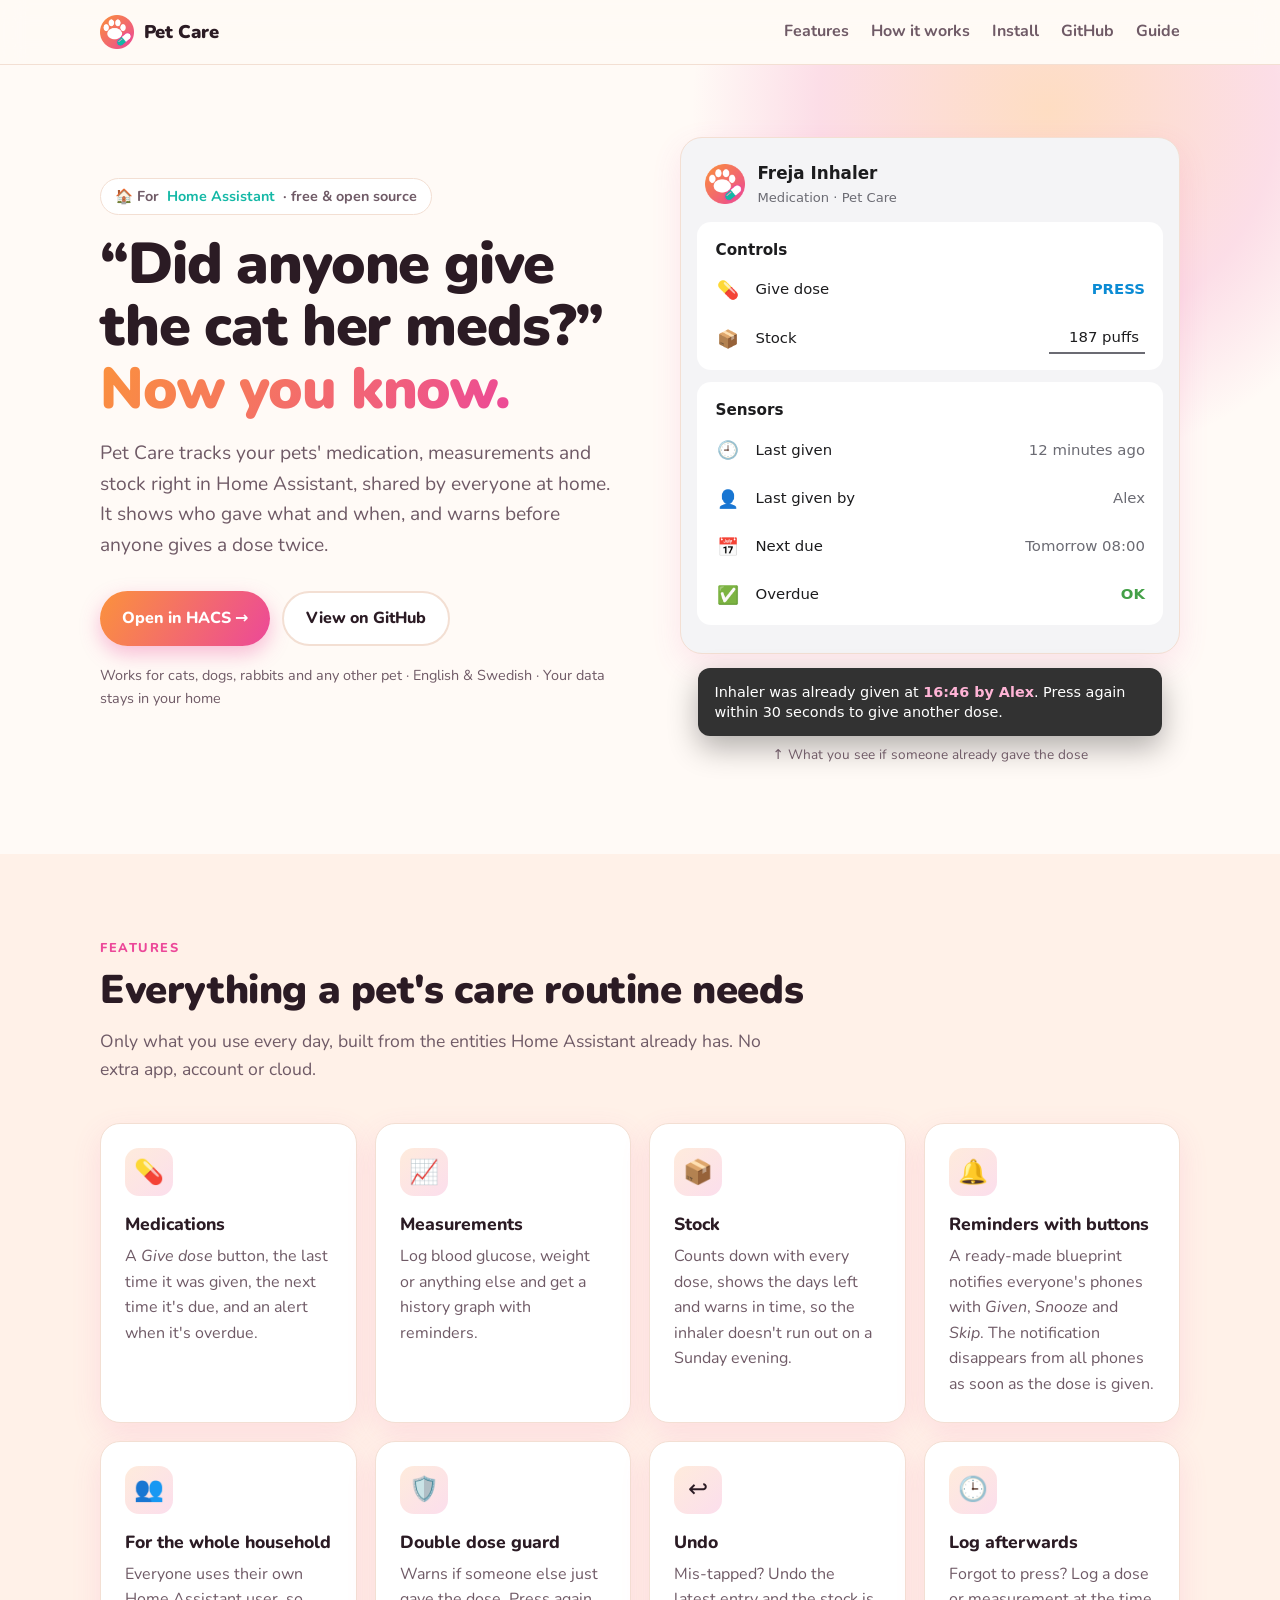
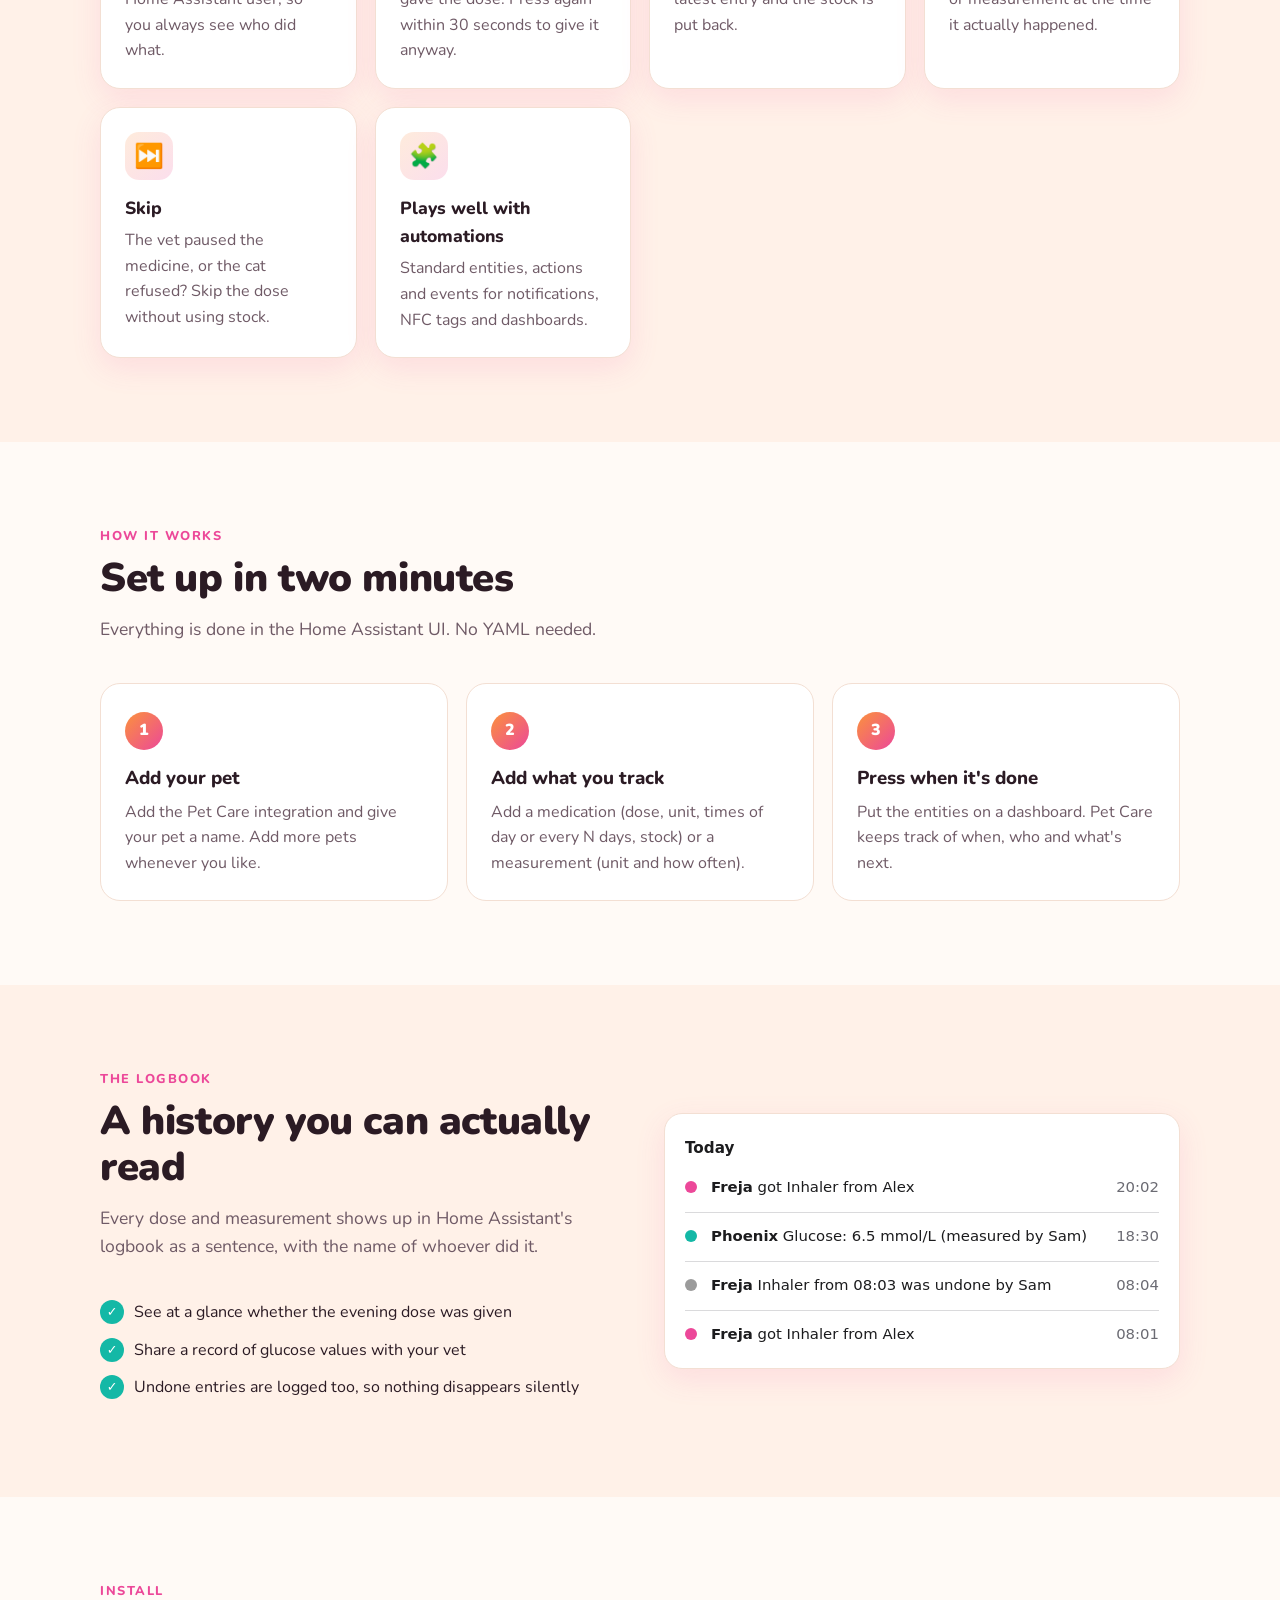
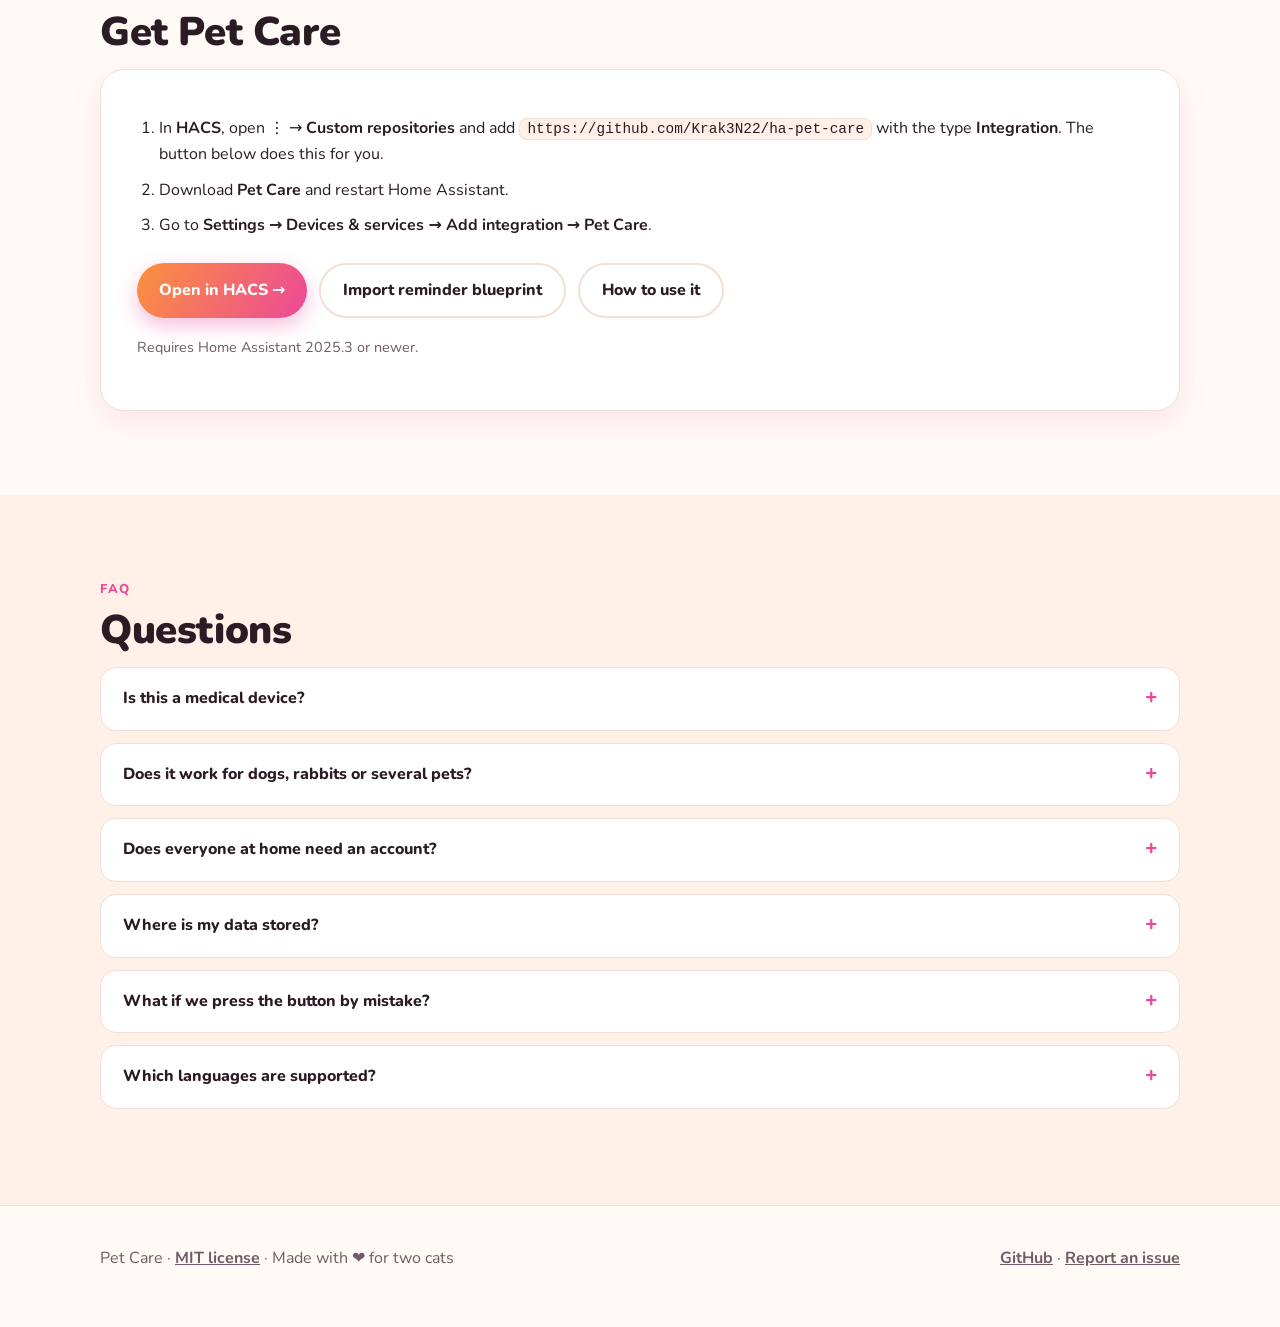
<file: docs/index.html>
<!doctype html>
<html lang="en">
<head>
<meta charset="utf-8">
<meta name="viewport" content="width=device-width, initial-scale=1">
<title>Pet Care for Home Assistant</title>
<meta name="description" content="A Home Assistant integration for your pets' medication, measurements and stock, shared by the whole household.">
<meta property="og:title" content="Pet Care for Home Assistant">
<meta property="og:description" content="Medication, measurements and stock for your pets, shared by the whole household.">
<meta property="og:image" content="https://krak3n22.github.io/ha-pet-care/icon.png">
<meta property="og:type" content="website">
<link rel="icon" href="icon.png">
<link rel="preconnect" href="https://fonts.googleapis.com">
<link rel="preconnect" href="https://fonts.gstatic.com" crossorigin>
<link href="https://fonts.googleapis.com/css2?family=Nunito:wght@400;600;700;800;900&display=swap" rel="stylesheet">
<link rel="stylesheet" href="style.css">
</head>
<body>

<nav>
  <div class="wrap">
    <a class="brand" href="#top"><img src="icon.png" alt="">Pet Care</a>
    <ul>
      <li><a href="#features">Features</a></li>
      <li><a href="#how">How it works</a></li>
      <li><a href="#install">Install</a></li>
      <li><a href="https://github.com/Krak3N22/ha-pet-care">GitHub</a></li>
      <li><a href="guide.html">Guide</a></li>
    </ul>
  </div>
</nav>

<header class="hero" id="top">
  <div class="wrap">
    <div>
      <span class="pill">🏠 For <b>Home Assistant</b> · free &amp; open source</span>
      <h1>“Did anyone give the cat her&nbsp;meds?” <span class="gradient-text">Now you know.</span></h1>
      <p class="lead">Pet Care tracks your pets' medication, measurements and stock right in Home Assistant, shared by everyone at home. It shows who gave what and when, and warns before anyone gives a dose twice.</p>
      <div class="cta">
        <a class="btn btn-primary" href="https://my.home-assistant.io/redirect/hacs_repository/?owner=Krak3N22&amp;repository=ha-pet-care&amp;category=integration">Open in HACS →</a>
        <a class="btn btn-ghost" href="https://github.com/Krak3N22/ha-pet-care">View on GitHub</a>
      </div>
      <p class="small">Works for cats, dogs, rabbits and any other pet · English &amp; Swedish · Your data stays in your home</p>
    </div>

    <div class="mock" aria-label="Example of a medication in Home Assistant">
      <div class="ha">
        <div class="ha-head">
          <img src="icon.png" alt="">
          <div><div class="t">Freja Inhaler</div><div class="s">Medication · Pet Care</div></div>
        </div>
        <div class="ha-card">
          <h4>Controls</h4>
          <div class="row"><span class="ic">💊</span><span class="n">Give dose</span><span class="press">PRESS</span></div>
          <div class="row"><span class="ic">📦</span><span class="n">Stock</span><span class="box">187 puffs</span></div>
        </div>
        <div class="ha-card">
          <h4>Sensors</h4>
          <div class="row"><span class="ic">🕘</span><span class="n">Last given</span><span class="v">12 minutes ago</span></div>
          <div class="row"><span class="ic">👤</span><span class="n">Last given by</span><span class="v">Alex</span></div>
          <div class="row"><span class="ic">📅</span><span class="n">Next due</span><span class="v">Tomorrow 08:00</span></div>
          <div class="row"><span class="ic">✅</span><span class="n">Overdue</span><span class="v ok">OK</span></div>
        </div>
      </div>
      <div class="toast" role="status">Inhaler was already given at <b>16:46 by Alex</b>. Press again within 30 seconds to give another dose.</div>
      <p class="toast-caption">↑ What you see if someone already gave the dose</p>
    </div>
  </div>
</header>

<section class="soft" id="features">
  <div class="wrap">
    <div class="kicker">Features</div>
    <h2>Everything a pet's care routine needs</h2>
    <p class="sub">Only what you use every day, built from the entities Home Assistant already has. No extra app, account or cloud.</p>
    <div class="grid">
      <div class="feature"><div class="e">💊</div><h3>Medications</h3><p>A <i>Give dose</i> button, the last time it was given, the next time it's due, and an alert when it's overdue.</p></div>
      <div class="feature"><div class="e">📈</div><h3>Measurements</h3><p>Log blood glucose, weight or anything else and get a history graph with reminders.</p></div>
      <div class="feature"><div class="e">📦</div><h3>Stock</h3><p>Counts down with every dose, shows the days left and warns in time, so the inhaler doesn't run out on a Sunday evening.</p></div>
      <div class="feature"><div class="e">🔔</div><h3>Reminders with buttons</h3><p>A ready-made blueprint notifies everyone's phones with <i>Given</i>, <i>Snooze</i> and <i>Skip</i>. The notification disappears from all phones as soon as the dose is given.</p></div>
      <div class="feature"><div class="e">👥</div><h3>For the whole household</h3><p>Everyone uses their own Home Assistant user, so you always see who did what.</p></div>
      <div class="feature"><div class="e">🛡️</div><h3>Double dose guard</h3><p>Warns if someone else just gave the dose. Press again within 30 seconds to give it anyway.</p></div>
      <div class="feature"><div class="e">↩️</div><h3>Undo</h3><p>Mis-tapped? Undo the latest entry and the stock is put back.</p></div>
      <div class="feature"><div class="e">🕒</div><h3>Log afterwards</h3><p>Forgot to press? Log a dose or measurement at the time it actually happened.</p></div>
      <div class="feature"><div class="e">⏭️</div><h3>Skip</h3><p>The vet paused the medicine, or the cat refused? Skip the dose without using stock.</p></div>
      <div class="feature"><div class="e">🧩</div><h3>Plays well with automations</h3><p>Standard entities, actions and events for notifications, NFC tags and dashboards.</p></div>
    </div>
  </div>
</section>

<section id="how">
  <div class="wrap">
    <div class="kicker">How it works</div>
    <h2>Set up in two minutes</h2>
    <p class="sub">Everything is done in the Home Assistant UI. No YAML needed.</p>
    <div class="steps">
      <div class="step"><h3>Add your pet</h3><p>Add the Pet Care integration and give your pet a name. Add more pets whenever you like.</p></div>
      <div class="step"><h3>Add what you track</h3><p>Add a medication (dose, unit, times of day or every N days, stock) or a measurement (unit and how often).</p></div>
      <div class="step"><h3>Press when it's done</h3><p>Put the entities on a dashboard. Pet Care keeps track of when, who and what's next.</p></div>
    </div>
  </div>
</section>

<section class="soft">
  <div class="wrap split">
    <div>
      <div class="kicker">The logbook</div>
      <h2>A history you can actually read</h2>
      <p class="sub">Every dose and measurement shows up in Home Assistant's logbook as a sentence, with the name of whoever did it.</p>
      <ul class="check">
        <li>See at a glance whether the evening dose was given</li>
        <li>Share a record of glucose values with your vet</li>
        <li>Undone entries are logged too, so nothing disappears silently</li>
      </ul>
    </div>
    <div class="log" aria-label="Example logbook">
      <div class="day">Today</div>
      <div class="entry"><span class="dot" style="background:#ec4899"></span><div><b>Freja</b> got Inhaler from Alex</div><span class="when">20:02</span></div>
      <div class="entry"><span class="dot" style="background:#14b8a6"></span><div><b>Phoenix</b> Glucose: 6.5 mmol/L (measured by Sam)</div><span class="when">18:30</span></div>
      <div class="entry"><span class="dot" style="background:#9b9b9b"></span><div><b>Freja</b> Inhaler from 08:03 was undone by Sam</div><span class="when">08:04</span></div>
      <div class="entry"><span class="dot" style="background:#ec4899"></span><div><b>Freja</b> got Inhaler from Alex</div><span class="when">08:01</span></div>
    </div>
  </div>
</section>

<section id="install">
  <div class="wrap">
    <div class="kicker">Install</div>
    <h2>Get Pet Care</h2>
    <div class="install">
      <ol>
        <li>In <b>HACS</b>, open ⋮ → <b>Custom repositories</b> and add <code>https://github.com/Krak3N22/ha-pet-care</code> with the type <b>Integration</b>. The button below does this for you.</li>
        <li>Download <b>Pet Care</b> and restart Home Assistant.</li>
        <li>Go to <b>Settings → Devices &amp; services → Add integration → Pet Care</b>.</li>
      </ol>
      <div class="cta">
        <a class="btn btn-primary" href="https://my.home-assistant.io/redirect/hacs_repository/?owner=Krak3N22&amp;repository=ha-pet-care&amp;category=integration">Open in HACS →</a>
        <a class="btn btn-ghost" href="https://my.home-assistant.io/redirect/blueprint_import/?blueprint_url=https%3A%2F%2Fgithub.com%2FKrak3N22%2Fha-pet-care%2Fblob%2Fmain%2Fblueprints%2Fautomation%2Fpet_care%2Fdose_reminder.yaml">Import reminder blueprint</a>
        <a class="btn btn-ghost" href="guide.html">How to use it</a>
      </div>
      <p class="small">Requires Home Assistant 2025.3 or newer.</p>
    </div>
  </div>
</section>

<section class="soft">
  <div class="wrap">
    <div class="kicker">FAQ</div>
    <h2>Questions</h2>
    <details><summary>Is this a medical device?</summary><p>No. Pet Care helps you remember and keeps a record. Always follow your vet's advice.</p></details>
    <details><summary>Does it work for dogs, rabbits or several pets?</summary><p>Yes. You name the medications, units and schedules yourself, and you can add as many pets as you like.</p></details>
    <details><summary>Does everyone at home need an account?</summary><p>Everyone who should show up as “given by” needs their own Home Assistant user, for example in the Home Assistant app. It works without, but then you won't see who did it.</p></details>
    <details><summary>Where is my data stored?</summary><p>Locally in your Home Assistant. Nothing is sent anywhere.</p></details>
    <details><summary>What if we press the button by mistake?</summary><p>If it's a second dose, the double dose guard asks you to press again to confirm. Anything logged by mistake can be removed with <i>Undo latest</i> within 24 hours, and the stock is put back.</p></details>
    <details><summary>Which languages are supported?</summary><p>English and Swedish. Translations are welcome as pull requests.</p></details>
  </div>
</section>

<footer>
  <div class="wrap">
    <span>Pet Care · <a href="https://github.com/Krak3N22/ha-pet-care/blob/main/LICENSE">MIT license</a> · Made with ❤️ for two cats</span>
    <span><a href="https://github.com/Krak3N22/ha-pet-care">GitHub</a> · <a href="https://github.com/Krak3N22/ha-pet-care/issues">Report an issue</a></span>
  </div>
</footer>

</body>
</html>
</file>
<file: docs/style.css>
:root {
    --orange: #fb923c;
    --pink: #ec4899;
    --teal: #14b8a6;
    --bg: #fffaf6;
    --bg-soft: #fff1e8;
    --card: #ffffff;
    --text: #2b1b24;
    --muted: #6f5a66;
    --line: #f3dfd3;
    --shadow: 0 10px 30px rgba(236, 72, 153, 0.12);
    --ha-bg: #f4f4f6;
    --ha-card: #ffffff;
    --ha-text: #1c1c1e;
    --ha-muted: #6b6b73;
    --ha-accent: #0b8bd4;
  }
  @media (prefers-color-scheme: dark) {
    :root {
      --bg: #17111a;
      --bg-soft: #21172a;
      --card: #231a2b;
      --text: #f8eef4;
      --muted: #c3aebb;
      --line: #3a2c40;
      --shadow: 0 10px 30px rgba(0, 0, 0, 0.35);
      --ha-bg: #111111;
      --ha-card: #1c1c1c;
      --ha-text: #e8e8e8;
      --ha-muted: #9b9b9b;
      --ha-accent: #03a9f4;
    }
  }
  * { box-sizing: border-box; }
  html { scroll-behavior: smooth; }
  body {
    margin: 0;
    font-family: "Nunito", system-ui, -apple-system, "Segoe UI", sans-serif;
    background: var(--bg);
    color: var(--text);
    line-height: 1.6;
    -webkit-font-smoothing: antialiased;
  }
  a { color: inherit; }
  .wrap { max-width: 1120px; margin: 0 auto; padding: 0 20px; }
  .gradient-text {
    background: linear-gradient(120deg, var(--orange), var(--pink));
    -webkit-background-clip: text;
    background-clip: text;
    color: transparent;
  }

  /* Nav */
  nav {
    position: sticky; top: 0; z-index: 10;
    backdrop-filter: blur(12px);
    background: color-mix(in srgb, var(--bg) 80%, transparent);
    border-bottom: 1px solid var(--line);
  }
  nav .wrap { display: flex; align-items: center; justify-content: space-between; height: 64px; gap: 16px; }
  .brand { display: flex; align-items: center; gap: 10px; font-weight: 900; font-size: 1.15rem; text-decoration: none; }
  .brand img { width: 34px; height: 34px; }
  nav ul { display: flex; gap: 22px; list-style: none; margin: 0; padding: 0; font-weight: 700; color: var(--muted); }
  nav ul a { text-decoration: none; }
  nav ul a:hover { color: var(--pink); }
  @media (max-width: 720px) { nav ul li:not(:last-child) { display: none; } }

  /* Buttons */
  .btn {
    display: inline-flex; align-items: center; gap: 8px;
    padding: 13px 22px; border-radius: 999px;
    font-weight: 800; text-decoration: none; font-size: 1rem;
    transition: transform .15s ease, box-shadow .15s ease;
  }
  .btn:hover { transform: translateY(-2px); }
  .btn-primary { background: linear-gradient(120deg, var(--orange), var(--pink)); color: #fff; box-shadow: 0 8px 20px rgba(236, 72, 153, .35); }
  .btn-ghost { border: 2px solid var(--line); background: var(--card); }

  /* Hero */
  .hero { position: relative; overflow: hidden; padding: 72px 0 88px; }
  .hero::before {
    content: ""; position: absolute; inset: -40% -10% auto auto; width: 720px; height: 720px;
    background: radial-gradient(circle, rgba(251, 146, 60, .28), rgba(236, 72, 153, .16) 45%, transparent 70%);
    pointer-events: none;
  }
  .hero .wrap { position: relative; display: grid; grid-template-columns: 1.05fr 1fr; gap: 56px; align-items: center; }
  @media (max-width: 900px) { .hero .wrap { grid-template-columns: 1fr; gap: 48px; } .hero { padding-top: 48px; } }
  .pill {
    display: inline-flex; align-items: center; gap: 8px;
    background: var(--card); border: 1px solid var(--line); border-radius: 999px;
    padding: 6px 14px; font-weight: 700; font-size: .9rem; color: var(--muted);
  }
  .pill b { color: var(--teal); }
  h1 { font-size: clamp(2.3rem, 5vw, 3.6rem); line-height: 1.08; margin: 18px 0 18px; font-weight: 900; letter-spacing: -0.02em; }
  .lead { font-size: 1.2rem; color: var(--muted); margin: 0 0 30px; max-width: 34em; }
  .cta { display: flex; flex-wrap: wrap; gap: 12px; }
  .small { font-size: .9rem; color: var(--muted); margin-top: 18px; }

  /* Home Assistant mock */
  .mock { position: relative; }
  .ha {
    background: var(--ha-bg); border-radius: 22px; padding: 16px;
    box-shadow: var(--shadow); border: 1px solid var(--line);
    font-family: Roboto, system-ui, sans-serif; color: var(--ha-text);
  }
  .ha-head { display: flex; align-items: center; gap: 12px; padding: 6px 8px 14px; }
  .ha-head img { width: 40px; height: 40px; }
  .ha-head .t { font-weight: 600; font-size: 1.05rem; }
  .ha-head .s { font-size: .82rem; color: var(--ha-muted); }
  .ha-card { background: var(--ha-card); border-radius: 14px; padding: 6px 4px; margin-bottom: 12px; }
  .ha-card h4 { margin: 10px 14px 4px; font-size: .95rem; font-weight: 600; }
  .row { display: flex; align-items: center; gap: 14px; padding: 10px 14px; font-size: .93rem; }
  .row .ic { width: 26px; text-align: center; font-size: 1.1rem; }
  .row .n { flex: 1; }
  .row .v { color: var(--ha-muted); text-align: right; }
  .row .v.ok { color: #43a047; font-weight: 600; }
  .row .press { color: var(--ha-accent); font-weight: 600; }
  .row .box { border-bottom: 2px solid var(--ha-muted); padding: 2px 6px; min-width: 96px; text-align: right; color: var(--ha-text); }
  .toast {
    margin: 14px 18px 0;
    background: #323232; color: #fff; border-radius: 12px; padding: 14px 16px;
    font-family: Roboto, system-ui, sans-serif; font-size: .9rem; line-height: 1.4;
    box-shadow: 0 12px 30px rgba(0, 0, 0, .3);
    animation: pop .6s ease-out 1s both;
  }
  .toast b { color: #ffb4d6; }
  .toast-caption { margin: 8px 18px 0; font-size: .85rem; color: var(--muted); text-align: center; animation: pop .6s ease-out 1.3s both; }
  @keyframes pop { from { opacity: 0; transform: translateY(8px); } to { opacity: 1; transform: none; } }
  @media (prefers-reduced-motion: reduce) { .toast, .toast-caption { animation: none; } }
  @media (max-width: 520px) { .toast, .toast-caption { margin-left: 0; margin-right: 0; } }

  /* Sections */
  section { padding: 84px 0; }
  .soft { background: var(--bg-soft); }
  .kicker { text-transform: uppercase; letter-spacing: .12em; font-weight: 800; font-size: .8rem; color: var(--pink); }
  h2 { font-size: clamp(1.8rem, 3.5vw, 2.5rem); line-height: 1.15; margin: 8px 0 14px; font-weight: 900; letter-spacing: -0.01em; }
  .sub { color: var(--muted); font-size: 1.1rem; max-width: 40em; margin: 0 0 40px; }

  .grid { display: grid; grid-template-columns: repeat(auto-fill, minmax(240px, 1fr)); gap: 18px; }
  .feature { background: var(--card); border: 1px solid var(--line); border-radius: 20px; padding: 24px; box-shadow: var(--shadow); }
  .feature .e {
    width: 48px; height: 48px; border-radius: 14px; display: grid; place-items: center; font-size: 1.5rem;
    background: linear-gradient(135deg, rgba(251, 146, 60, .18), rgba(236, 72, 153, .18));
    margin-bottom: 14px;
  }
  .feature h3 { margin: 0 0 6px; font-size: 1.1rem; font-weight: 800; }
  .feature p { margin: 0; color: var(--muted); }

  .steps { display: grid; grid-template-columns: repeat(3, 1fr); gap: 18px; counter-reset: step; }
  @media (max-width: 820px) { .steps { grid-template-columns: 1fr; } }
  .step { position: relative; background: var(--card); border: 1px solid var(--line); border-radius: 20px; padding: 28px 24px 24px; }
  .step::before {
    counter-increment: step; content: counter(step);
    width: 38px; height: 38px; border-radius: 50%; display: grid; place-items: center;
    background: linear-gradient(135deg, var(--orange), var(--pink)); color: #fff; font-weight: 900;
    margin-bottom: 14px;
  }
  .step h3 { margin: 0 0 6px; font-weight: 800; }
  .step p { margin: 0; color: var(--muted); }

  .split { display: grid; grid-template-columns: 1fr 1fr; gap: 48px; align-items: center; }
  @media (max-width: 900px) { .split { grid-template-columns: 1fr; } }
  .log { background: var(--ha-card); color: var(--ha-text); border-radius: 18px; padding: 10px 20px; box-shadow: var(--shadow); border: 1px solid var(--line); font-family: Roboto, system-ui, sans-serif; }
  .log .day { font-weight: 600; margin: 12px 0 4px; font-size: .95rem; }
  .entry { display: flex; gap: 14px; padding: 12px 0; border-bottom: 1px solid color-mix(in srgb, var(--ha-muted) 25%, transparent); font-size: .93rem; }
  .entry:last-child { border-bottom: 0; }
  .dot { width: 12px; height: 12px; border-radius: 50%; margin-top: 5px; flex: none; }
  .entry .when { margin-left: auto; color: var(--ha-muted); white-space: nowrap; }
  .entry b { font-weight: 600; }

  .check { list-style: none; padding: 0; margin: 0; }
  .check li { padding-left: 34px; position: relative; margin: 12px 0; }
  .check li::before { content: "✓"; position: absolute; left: 0; top: 0; width: 24px; height: 24px; border-radius: 50%; background: var(--teal); color: #fff; display: grid; place-items: center; font-weight: 900; font-size: .8rem; }

  .install { background: var(--card); border: 1px solid var(--line); border-radius: 24px; padding: 36px; box-shadow: var(--shadow); }
  .install ol { margin: 0 0 24px; padding-left: 22px; }
  .install li { margin: 10px 0; }
  code {
    font-family: ui-monospace, SFMono-Regular, Menlo, Consolas, monospace; font-size: .9em;
    background: var(--bg-soft); border: 1px solid var(--line); border-radius: 8px; padding: 2px 7px;
    overflow-wrap: anywhere;
  }

  details { background: var(--card); border: 1px solid var(--line); border-radius: 16px; padding: 18px 22px; margin-bottom: 12px; }
  summary { font-weight: 800; cursor: pointer; list-style: none; display: flex; justify-content: space-between; gap: 16px; }
  summary::-webkit-details-marker { display: none; }
  summary::after { content: "+"; color: var(--pink); font-size: 1.3rem; line-height: 1; }
  details[open] summary::after { content: "–"; }
  details p { color: var(--muted); margin: 12px 0 0; }

  footer { padding: 40px 0 56px; color: var(--muted); border-top: 1px solid var(--line); }
  footer .wrap { display: flex; flex-wrap: wrap; justify-content: space-between; gap: 16px; }
  footer a { font-weight: 700; }

/* Guide */
.lang-switch { display: inline-flex; border: 2px solid var(--line); border-radius: 999px; overflow: hidden; background: var(--card); }
.lang-switch button {
  font: inherit; font-weight: 800; font-size: .85rem; border: 0; background: transparent; color: var(--muted);
  padding: 6px 12px; cursor: pointer;
}
.lang-switch button[aria-pressed="true"] { background: linear-gradient(120deg, var(--orange), var(--pink)); color: #fff; }
nav .right { display: flex; align-items: center; gap: 22px; }
html[data-lang="en"] [lang="sv"], html[data-lang="sv"] [lang="en"] { display: none !important; }

.guide-hero { padding: 56px 0 24px; }
.guide-hero .lead { margin-bottom: 0; }
.guide { display: grid; grid-template-columns: 230px 1fr; gap: 48px; padding: 32px 0 80px; align-items: start; }
.guide > * { min-width: 0; }
@media (max-width: 900px) { .guide { grid-template-columns: 1fr; gap: 24px; } }
.toc { position: sticky; top: 88px; font-weight: 700; }
.toc ol { list-style: none; margin: 0; padding: 0; border-left: 2px solid var(--line); }
.toc a { display: block; padding: 6px 14px; color: var(--muted); text-decoration: none; margin-left: -2px; border-left: 2px solid transparent; }
.toc a:hover { color: var(--pink); border-left-color: var(--pink); }
@media (max-width: 900px) {
  .toc { position: static; }
  .toc ol { display: flex; flex-wrap: wrap; gap: 8px; border: 0; }
  .toc a { border: 1px solid var(--line); border-radius: 999px; padding: 4px 12px; margin: 0; background: var(--card); font-size: .9rem; }
}
.task { background: var(--card); border: 1px solid var(--line); border-radius: 20px; padding: 26px 28px; margin-bottom: 18px; box-shadow: var(--shadow); scroll-margin-top: 88px; }
.task h2 { font-size: 1.35rem; margin: 0 0 6px; display: flex; gap: 12px; align-items: center; }
.task h2 .e { font-size: 1.4rem; }
.task > p { color: var(--muted); margin: 0 0 12px; }
.task ol, .task ul { margin: 8px 0; padding-left: 22px; }
.task li { margin: 6px 0; }
.tip { margin-top: 14px; padding: 12px 16px; border-radius: 14px; background: var(--bg-soft); border: 1px solid var(--line); font-size: .95rem; }
.tip b:first-child { color: var(--pink); }
pre {
  background: var(--bg-soft); border: 1px solid var(--line); border-radius: 14px; padding: 14px 16px;
  overflow-x: auto; font-size: .85rem; line-height: 1.5; margin: 10px 0 0;
}
pre code { background: none; border: 0; padding: 0; }
.ui { font-weight: 800; }
</file>
